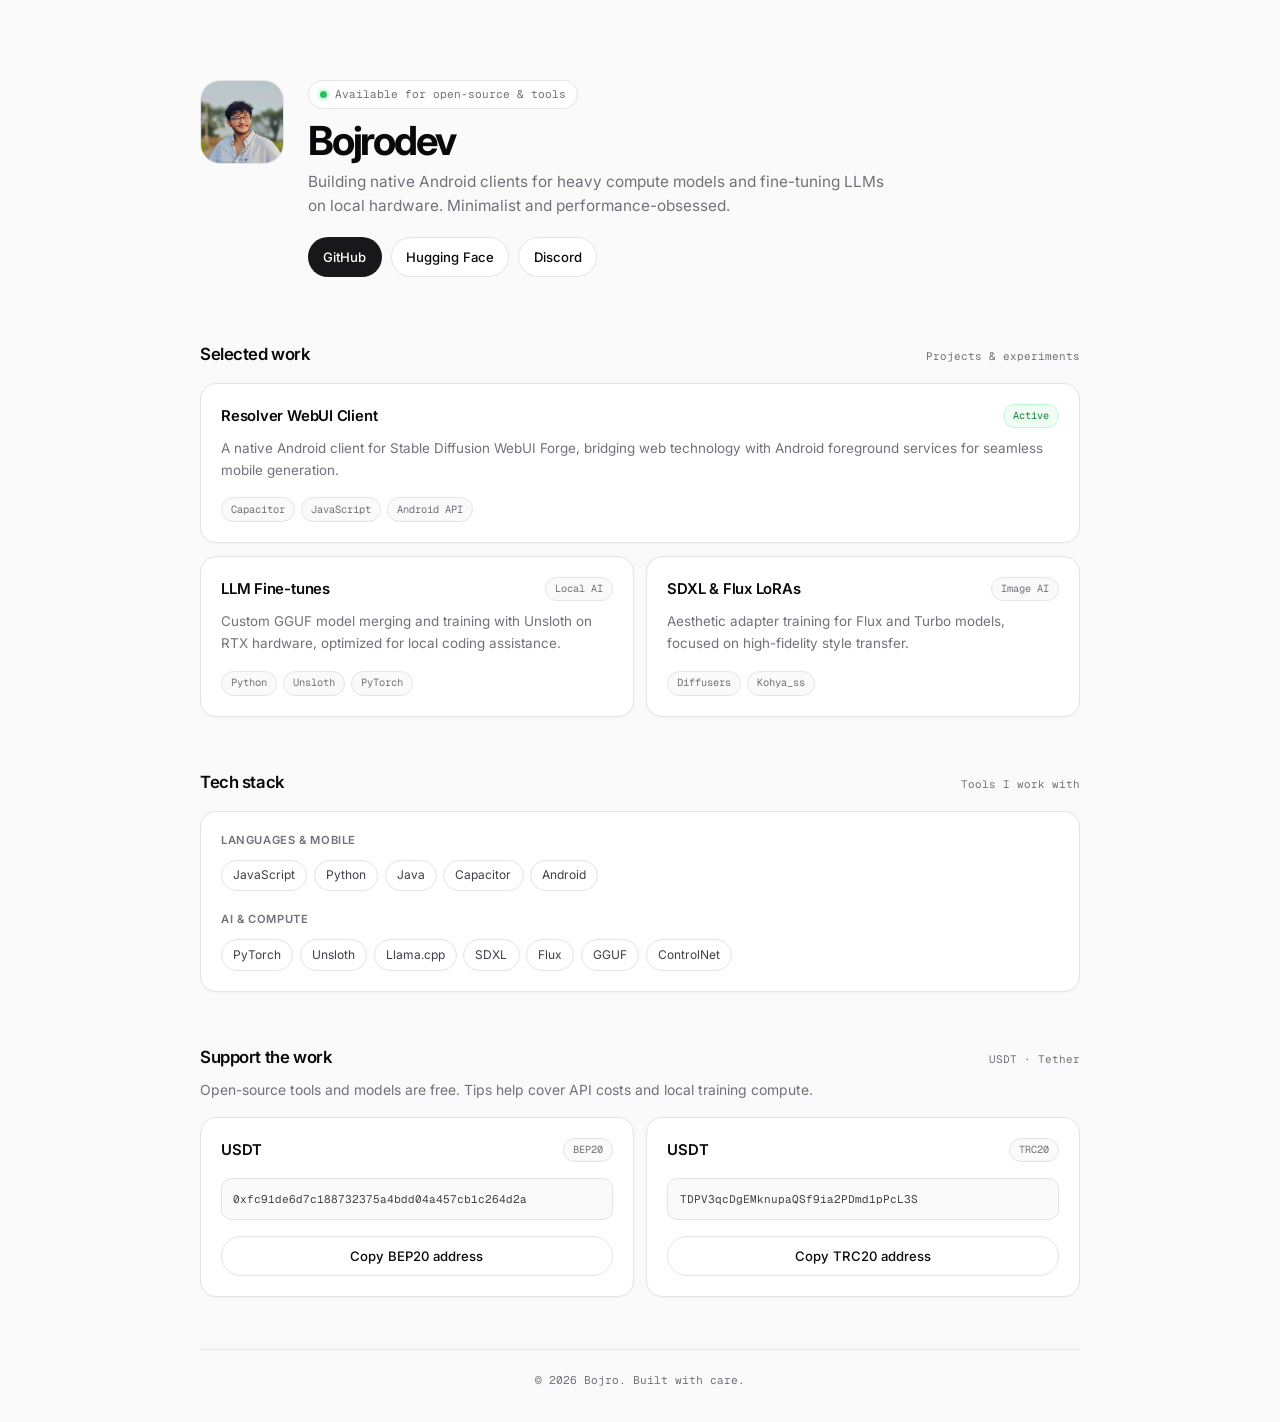
<file: index.html>
<!DOCTYPE html>
<html lang="en">
<head>
    <meta charset="UTF-8">
    <meta name="viewport" content="width=device-width, initial-scale=1.0">
    <meta name="description" content="Building native Android clients for heavy compute models and fine-tuning LLMs on local hardware.">
    <title>Bojro — Software Developer</title>
    
    <!-- Favicon & Manifest Stack -->
    <link rel="icon" href="/favicon.ico" sizes="any">
    <link rel="icon" type="image/png" sizes="32x32" href="/favicon-32x32.png">
    <link rel="icon" type="image/png" sizes="16x16" href="/favicon-16x16.png">
    <link rel="apple-touch-icon" sizes="180x180" href="/apple-touch-icon.png">
    <link rel="manifest" href="/site.webmanifest">


    <!-- <link rel="icon" href="profilephoto.webp" type="image/webp"> -->
    <link rel="preconnect" href="https://fonts.googleapis.com">
    <link rel="preconnect" href="https://fonts.gstatic.com" crossorigin>
    <link rel="stylesheet" href="style.css">
    
    <meta property="og:type" content="website">
    <meta property="og:url" content="https://bojrodev.com/">
    <meta property="og:title" content="Bojro — Developer &amp; AI Builder">
    <meta property="og:description" content="Building native Android clients for heavy compute models and fine-tuning LLMs on local hardware.">
    <meta property="og:image" content="https://bojrodev.com/profilephoto.webp">
   
    <meta name="twitter:card" content="summary">
    <meta name="twitter:title" content="Bojro — Developer &amp; AI Builder">
    <meta name="twitter:description" content="Building native Android clients for heavy compute models and fine-tuning LLMs on local hardware.">
    <meta name="twitter:image" content="https://bojrodev.com/profilephoto.webp">
</head>
<body>
    <main class="container">
        <header class="hero-header">
            <img src="profilephoto.webp" alt="Bojro" class="avatar">
            <div class="hero-intro">
                <span class="status-pill"><span class="status-dot" aria-hidden="true"></span> Available for open-source &amp; tools</span>
                <h1>Bojrodev</h1>
                <p class="bio">Building native Android clients for heavy compute models and fine-tuning LLMs on local hardware. Minimalist and performance-obsessed.</p>
                <nav class="social-links" aria-label="Social links">
                    <a href="https://github.com/bojrodev" target="_blank" rel="noopener noreferrer" class="btn btn-primary">GitHub</a>
                    <a href="https://huggingface.co/bojrodev" target="_blank" rel="noopener noreferrer" class="btn btn-secondary">Hugging Face</a>
                    <a href="https://discord.com/users/1338411485705142283" target="_blank" rel="noopener noreferrer" class="btn btn-secondary">Discord</a>
                </nav>
            </div>
        </header>

        <section class="section" aria-labelledby="work-title">
            <div class="section-heading">
                <h2 class="section-title" id="work-title">Selected work</h2>
                <span class="section-kicker">Projects &amp; experiments</span>
            </div>
            <div class="bento-grid">
                <article class="card bento-main">
                    <div class="card-header">
                        <h3>Resolver WebUI Client</h3>
                        <span class="badge badge-active">Active</span>
                    </div>
                    <p>A native Android client for Stable Diffusion WebUI Forge, bridging web technology with Android foreground services for seamless mobile generation.</p>
                    <div class="tag-row" aria-label="Technologies">
                        <span class="tag">Capacitor</span>
                        <span class="tag">JavaScript</span>
                        <span class="tag">Android API</span>
                    </div>
                </article>

                <article class="card">
                    <div class="card-header">
                        <h3>LLM Fine-tunes</h3>
                        <span class="badge">Local AI</span>
                    </div>
                    <p>Custom GGUF model merging and training with Unsloth on RTX hardware, optimized for local coding assistance.</p>
                    <div class="tag-row" aria-label="Technologies">
                        <span class="tag">Python</span>
                        <span class="tag">Unsloth</span>
                        <span class="tag">PyTorch</span>
                    </div>
                </article>

                <article class="card">
                    <div class="card-header">
                        <h3>SDXL &amp; Flux LoRAs</h3>
                        <span class="badge">Image AI</span>
                    </div>
                    <p>Aesthetic adapter training for Flux and Turbo models, focused on high-fidelity style transfer.</p>
                    <div class="tag-row" aria-label="Technologies">
                        <span class="tag">Diffusers</span>
                        <span class="tag">Kohya_ss</span>
                    </div>
                </article>
            </div>
        </section>

        <section class="section" aria-labelledby="stack-title">
            <div class="section-heading">
                <h2 class="section-title" id="stack-title">Tech stack</h2>
                <span class="section-kicker">Tools I work with</span>
            </div>
            <div class="card tech-card">
                <div class="tech-group">
                    <h3 class="tech-label">Languages &amp; mobile</h3>
                    <ul class="chip-list">
                        <li class="chip">JavaScript</li>
                        <li class="chip">Python</li>
                        <li class="chip">Java</li>
                        <li class="chip">Capacitor</li>
                        <li class="chip">Android</li>
                    </ul>
                </div>
                <div class="tech-group">
                    <h3 class="tech-label">AI &amp; compute</h3>
                    <ul class="chip-list">
                        <li class="chip">PyTorch</li>
                        <li class="chip">Unsloth</li>
                        <li class="chip">Llama.cpp</li>
                        <li class="chip">SDXL</li>
                        <li class="chip">Flux</li>
                        <li class="chip">GGUF</li>
                        <li class="chip">ControlNet</li>
                    </ul>
                </div>
            </div>
        </section>

        <section class="section" aria-labelledby="support-title">
            <div class="section-heading">
                <h2 class="section-title" id="support-title">Support the work</h2>
                <span class="section-kicker">USDT · Tether</span>
            </div>
            <p class="section-desc">Open-source tools and models are free. Tips help cover API costs and local training compute.</p>
            <div class="bento-grid two-col">
                <article class="card crypto-card">
                    <div class="card-header">
                        <h3>USDT</h3>
                        <span class="badge">BEP20</span>
                    </div>
                    <p class="crypto-addr" id="bep20-addr">0xfc91de6d7c188732375a4bdd04a457cb1c264d2a</p>
                    <button class="btn btn-secondary btn-full" type="button" onclick="copyCryptoAddr('bep20-addr', this)">Copy BEP20 address</button>
                </article>

                <article class="card crypto-card">
                    <div class="card-header">
                        <h3>USDT</h3>
                        <span class="badge">TRC20</span>
                    </div>
                    <p class="crypto-addr" id="trc20-addr">TDPV3qcDgEMknupaQSf9ia2PDmd1pPcL3S</p>
                    <button class="btn btn-secondary btn-full" type="button" onclick="copyCryptoAddr('trc20-addr', this)">Copy TRC20 address</button>
                </article>
            </div>
        </section>

        <footer>
            <p>© 2026 Bojro. Built with care.</p>
        </footer>
    </main>

    <script src="script.js"></script>
</body>
</html>
</file>
<file: style.css>
@import url('https://fonts.googleapis.com/css2?family=Geist+Mono:wght@400;500;600&family=Inter:wght@400;500;600;700&display=swap');

:root {
    color-scheme: light;
    --bg: #fafafa;
    --card-bg: #ffffff;
    --text-primary: #09090b;
    --text-secondary: #71717a;
    --border: #e4e4e7;
    --border-hover: #a1a1aa;
    --accent: #18181b;
    --font-sans: 'Inter', -apple-system, BlinkMacSystemFont, sans-serif;
    --font-mono: 'Geist Mono', monospace;
}

* {
    box-sizing: border-box;
}

body {
    margin: 0;
    background: var(--bg);
    color: var(--text-primary);
    font-family: var(--font-sans);
    line-height: 1.55;
    -webkit-font-smoothing: antialiased;
}

button,
a {
    font: inherit;
}

.container {
    width: min(100% - 2rem, 880px);
    margin: 0 auto;
    padding: 5rem 0 2rem;
}

.hero-header {
    display: flex;
    align-items: flex-start;
    gap: 1.5rem;
    margin-bottom: 4rem;
}

.avatar {
    width: 84px;
    height: 84px;
    flex: 0 0 auto;
    border: 1px solid var(--border);
    border-radius: 20px;
    object-fit: cover;
}

.hero-intro {
    min-width: 0;
}

.hero-intro h1 {
    margin: 0.55rem 0 0.4rem;
    font-size: clamp(2rem, 5vw, 2.5rem);
    font-weight: 700;
    letter-spacing: -0.055em;
    line-height: 1.15;
}

.bio {
    max-width: 590px;
    margin: 0;
    color: var(--text-secondary);
    font-size: 0.96rem;
}

.status-pill,
.badge,
.tag,
.chip {
    display: inline-flex;
    align-items: center;
    border: 1px solid var(--border);
    border-radius: 999px;
    background: #fff;
}

.status-pill {
    gap: 0.5rem;
    padding: 0.3rem 0.7rem;
    color: var(--text-secondary);
    font-family: var(--font-mono);
    font-size: 0.7rem;
}

.status-dot {
    width: 7px;
    height: 7px;
    border-radius: 50%;
    background: #22c55e;
    box-shadow: 0 0 0 3px #dcfce7;
}

.social-links {
    display: flex;
    flex-wrap: wrap;
    gap: 0.55rem;
    margin-top: 1.2rem;
}

.btn {
    display: inline-flex;
    min-height: 38px;
    align-items: center;
    justify-content: center;
    padding: 0.55rem 0.9rem;
    border: 1px solid transparent;
    border-radius: 999px;
    cursor: pointer;
    font-size: 0.82rem;
    font-weight: 500;
    text-decoration: none;
    transition: background-color 150ms ease, border-color 150ms ease, color 150ms ease;
}

.btn-primary {
    background: var(--accent);
    color: #fff;
}

.btn-primary:hover {
    background: #3f3f46;
}

.btn-secondary {
    border-color: var(--border);
    background: var(--card-bg);
    color: var(--text-primary);
}

.btn-secondary:hover {
    border-color: var(--border-hover);
    background: #f4f4f5;
}

.btn:focus-visible {
    outline: 3px solid #a1a1aa;
    outline-offset: 2px;
}

.btn:active {
    transform: scale(0.98);
}

.section {
    margin-bottom: 3.25rem;
}

.section-heading {
    display: flex;
    align-items: baseline;
    justify-content: space-between;
    gap: 1rem;
    margin-bottom: 1rem;
}

.section-title {
    margin: 0;
    font-size: 1.05rem;
    font-weight: 600;
    letter-spacing: -0.025em;
}

.section-kicker {
    color: var(--text-secondary);
    font-family: var(--font-mono);
    font-size: 0.68rem;
}

.section-desc {
    margin: -0.4rem 0 1rem;
    color: var(--text-secondary);
    font-size: 0.87rem;
}

.bento-grid {
    display: grid;
    grid-template-columns: repeat(2, minmax(0, 1fr));
    gap: 0.8rem;
}

.bento-main {
    grid-column: 1 / -1;
}

.card {
    min-width: 0;
    padding: 1.25rem;
    border: 1px solid var(--border);
    border-radius: 16px;
    background: var(--card-bg);
    box-shadow: 0 1px 2px rgb(9 9 11 / 3%);
    transition: border-color 150ms ease, transform 150ms ease;
}

.card:hover {
    transform: translateY(-2px);
    border-color: var(--border-hover);
}

.card-header {
    display: flex;
    align-items: center;
    justify-content: space-between;
    gap: 0.75rem;
    margin-bottom: 0.55rem;
}

.card h3 {
    margin: 0;
    font-size: 0.93rem;
    font-weight: 600;
    letter-spacing: -0.015em;
}

.card p {
    margin: 0;
    color: var(--text-secondary);
    font-size: 0.84rem;
    line-height: 1.65;
}

.badge {
    flex: 0 0 auto;
    padding: 0.2rem 0.55rem;
    background: #fafafa;
    color: var(--text-secondary);
    font-family: var(--font-mono);
    font-size: 0.64rem;
}

.badge-active {
    border-color: #bbf7d0;
    background: #f0fdf4;
    color: #15803d;
}

.tag-row,
.chip-list {
    display: flex;
    flex-wrap: wrap;
    gap: 0.4rem;
}

.tag-row {
    margin-top: 1rem;
}

.tag {
    padding: 0.22rem 0.55rem;
    background: #fafafa;
    color: var(--text-secondary);
    font-family: var(--font-mono);
    font-size: 0.65rem;
}

.tech-card {
    display: grid;
    gap: 1.25rem;
}

.tech-group {
    display: grid;
    gap: 0.65rem;
}

.tech-label {
    color: var(--text-secondary);
    font-size: 0.7rem !important;
    font-weight: 600 !important;
    letter-spacing: 0.055em !important;
    text-transform: uppercase;
}

.chip-list {
    margin: 0;
    padding: 0;
    list-style: none;
}

.chip {
    padding: 0.35rem 0.7rem;
    color: #3f3f46;
    font-size: 0.75rem;
}

.two-col {
    grid-template-columns: repeat(2, minmax(0, 1fr));
}

.crypto-card {
    display: flex;
    flex-direction: column;
}

.crypto-card .btn {
    margin-top: 1rem;
}

.crypto-addr {
    overflow-wrap: anywhere;
    margin-top: 0.4rem !important;
    padding: 0.7rem;
    border: 1px solid var(--border);
    border-radius: 10px;
    background: #fafafa;
    color: #3f3f46 !important;
    font-family: var(--font-mono);
    font-size: 0.69rem !important;
    transition: background-color 200ms ease, border-color 200ms ease;
}

.btn-full {
    width: 100%;
}

footer {
    padding-top: 1.4rem;
    border-top: 1px solid var(--border);
    color: var(--text-secondary);
    font-family: var(--font-mono);
    font-size: 0.7rem;
    text-align: center;
}

footer p {
    margin: 0;
}

@media (max-width: 600px) {
    .container {
        padding-top: 3rem;
    }

    .hero-header {
        gap: 1rem;
        margin-bottom: 3rem;
    }

    .avatar {
        width: 68px;
        height: 68px;
        border-radius: 16px;
    }
}

@media (max-width: 480px) {
    .hero-header {
        flex-direction: column;
    }

    .bento-grid,
    .two-col {
        grid-template-columns: 1fr;
    }

    .section-heading {
        align-items: flex-start;
        flex-direction: column;
        gap: 0.15rem;
    }
}

@media (prefers-reduced-motion: reduce) {
    *,
    *::before,
    *::after {
        scroll-behavior: auto !important;
        transition-duration: 0.01ms !important;
    }
}
</file>
